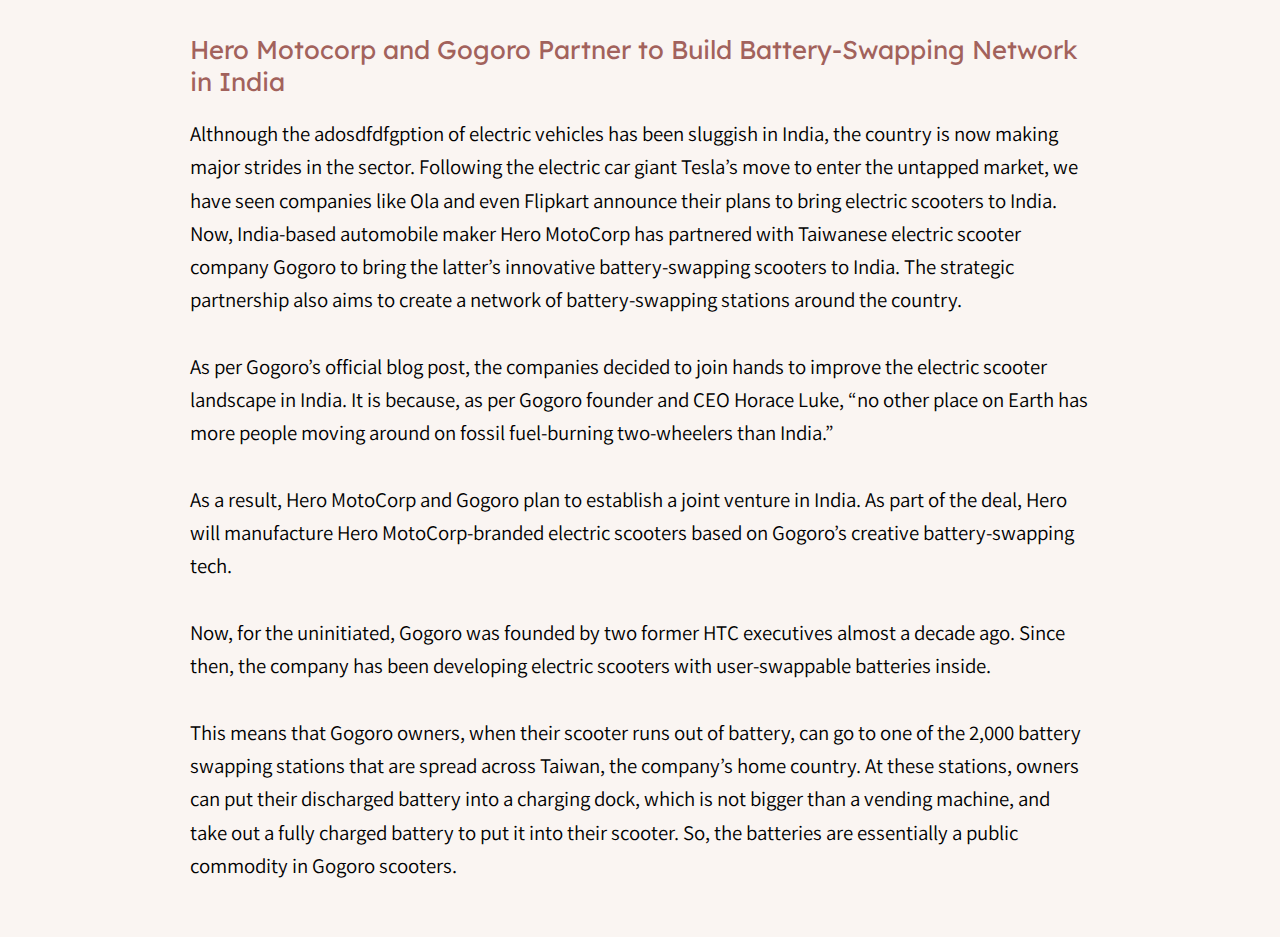
<file: ink.html>
<!DOCTYPE html>
<html lang="en">

<head>
    <meta charset="UTF-8">
    <meta http-equiv="X-UA-Compatible" content="IE=edge">
    <meta name="viewport" content="width=device-width, initial-scale=1.0">
    <link rel="stylesheet" href="style2.css">
    <link rel="preconnect" href="https://fonts.gstatic.com">
    <link href="https://fonts.googleapis.com/css2?family=Assistant&family=Lexend&display=swap" rel="stylesheet">
    <title>Document</title>
</head>

<body>

    <div class="main-heading">
        Hero Motocorp and Gogoro Partner to Build Battery-Swapping Network in India
    </div>
    <div class="content">
        Althnough the adosdfdfgption of electric vehicles has been sluggish in India, the country is now making major
        strides in the sector. Following the electric car giant Tesla’s move to enter the untapped market, we have seen
        companies like Ola and even Flipkart announce their plans to bring electric scooters to India. Now, India-based
        automobile maker Hero MotoCorp has partnered with Taiwanese electric scooter company Gogoro to bring the
        latter’s innovative battery-swapping scooters to India. The strategic partnership also aims to create a network
        of battery-swapping stations around the country.<br><br>As per Gogoro’s official blog post, the companies
        decided to join hands to improve the electric scooter landscape in India. It is because, as per Gogoro founder
        and CEO Horace Luke, “no other place on Earth has more people moving around on fossil fuel-burning two-wheelers
        than India.”<br><br>

        As a result, Hero MotoCorp and Gogoro plan to establish a joint venture in India. As part of the deal, Hero will
        manufacture Hero MotoCorp-branded electric scooters based on Gogoro’s creative battery-swapping tech.<br><br>

        Now, for the uninitiated, Gogoro was founded by two former HTC executives almost a decade ago. Since then, the
        company has been developing electric scooters with user-swappable batteries inside.<br><br>

        This means that Gogoro owners, when their scooter runs out of battery, can go to one of the 2,000 battery
        swapping stations that are spread across Taiwan, the company’s home country. At these stations, owners can put
        their discharged battery into a charging dock, which is not bigger than a vending machine, and take out a fully
        charged battery to put it into their scooter. So, the batteries are essentially a public commodity in Gogoro
        scooters.<br><br>
    </div>

    <div class="pagination">

    </div>
</body>

</html>
</file>
<file: style2.css>
*{
    padding:0px;
    margin:0px;
  }
  
  body{
    background-color:#FAF5F2;
    padding:22px;
    max-width:900px;
    margin:auto;
  }
  
  .main-heading{
    margin-top:11px;
    padding-bottom:20px;
    font-size:22px;
    color:#A2625C;
    font-family: 'Lexend', sans-serif;
  }
  
  .content{
    line-height:1.6;
    font-family: 'Assistant', sans-serif;
  }
  
  @media (min-width:600px) {
    .main-heading{
      font-size:1.6rem;
    }
    .content{
      font-size:1.3rem;
    }
  }
</file>
